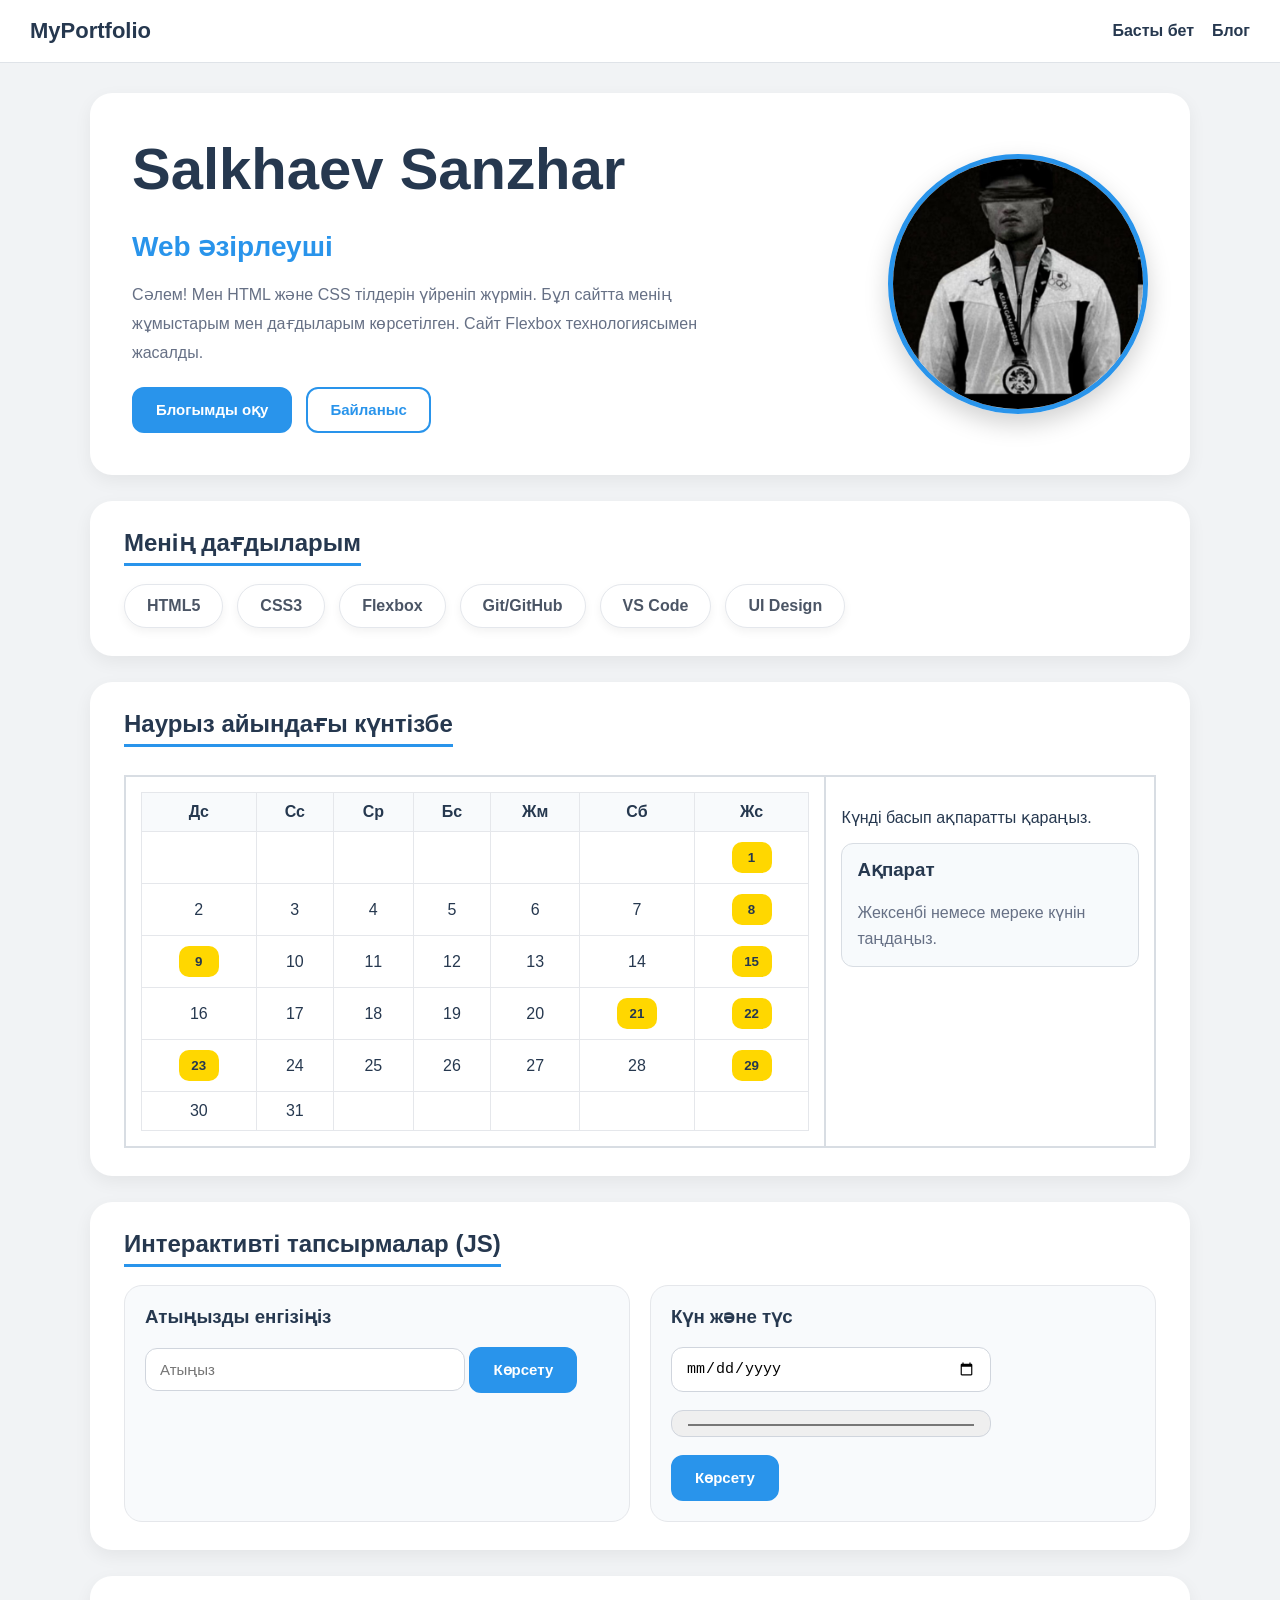
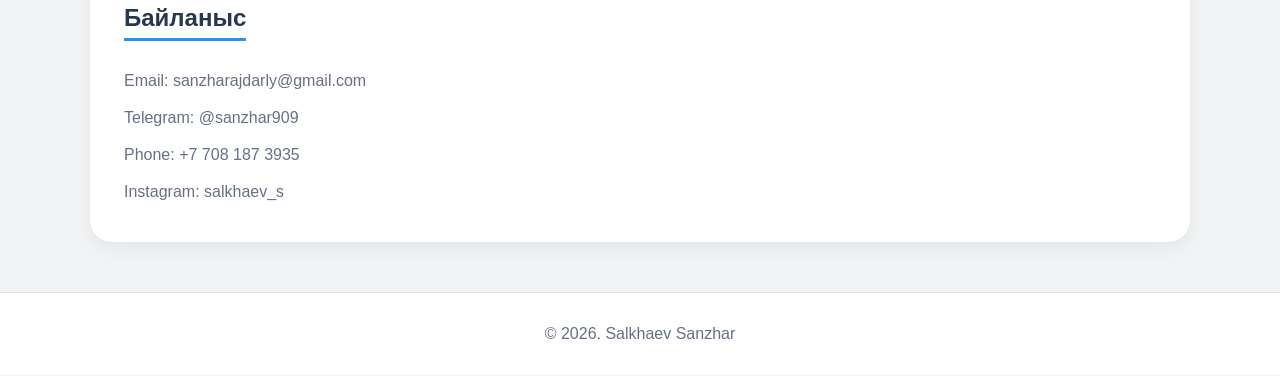
<file: index.html>
<!DOCTYPE html>
<html lang="kk">
<head>
    <meta charset="UTF-8">
    <meta name="viewport" content="width=device-width, initial-scale=1.0">
    <title>MyPortfolio - Salkhaev Sanzhar</title>
    <link rel="stylesheet" href="style.css">
</head>
<body>

<header class="site-header">
    <div class="logo">MyPortfolio</div>
    <nav class="menu">
        <a href="index.html">Басты бет</a>
        <a href="blog.html">Блог</a>
    </nav>
</header>

<main>

    <section class="hero">
        <div class="hero-container">
            <div class="hero-text">
                <h1>Salkhaev Sanzhar</h1>
                <p class="role">Web әзірлеуші</p>

                <p class="desc">
                    Сәлем! Мен HTML және CSS тілдерін үйреніп жүрмін.
                    Бұл сайтта менің жұмыстарым мен дағдыларым көрсетілген.
                    Сайт Flexbox технологиясымен жасалды.
                </p>

                <div class="actions">
                    <a class="btn primary" href="blog.html">Блогымды оқу</a>
                    <a class="btn outline" href="#contacts">Байланыс</a>
                </div>
            </div>

            <div class="hero-img">
                <img src="myphoto.jpeg" alt="avatar">
            </div>
        </div>
    </section>

    <section class="skills">
        <h2>Менің дағдыларым</h2>
        <div class="skill-list">
            <div class="skill">HTML5</div>
            <div class="skill">CSS3</div>
            <div class="skill">Flexbox</div>
            <div class="skill">Git/GitHub</div>
            <div class="skill">VS Code</div>
            <div class="skill">UI Design</div>
        </div>
    </section>

    <section class="march-plan card-style">
        <h2>Наурыз айындағы күнтізбе</h2>
        <table class="layout-table">
            <tr>
                <td class="cell calendar-cell">
                    <table class="calendar">
                        <tr>
                            <th>Дс</th>
                            <th>Сс</th>
                            <th>Ср</th>
                            <th>Бс</th>
                            <th>Жм</th>
                            <th>Сб</th>
                            <th>Жс</th>
                        </tr>

                        <tr>
                            <td></td>
                            <td></td>
                            <td></td>
                            <td></td>
                            <td></td>
                            <td></td>
                            <td><button class="weekend-btn" onclick="showHoliday('1')">1</button></td>
                        </tr>

                        <tr>
                            <td>2</td>
                            <td>3</td>
                            <td>4</td>
                            <td>5</td>
                            <td>6</td>
                            <td>7</td>
                            <td><button class="special-btn" onclick="showHoliday('8')">8</button></td>
                        </tr>

                        <tr>
                            <td><button class="special-btn" onclick="showHoliday('9')">9</button></td>
                            <td>10</td>
                            <td>11</td>
                            <td>12</td>
                            <td>13</td>
                            <td>14</td>
                            <td><button class="weekend-btn" onclick="showHoliday('15')">15</button></td>
                        </tr>

                        <tr>
                            <td>16</td>
                            <td>17</td>
                            <td>18</td>
                            <td>19</td>
                            <td>20</td>
                            <td><button class="special-btn" onclick="showHoliday('21')">21</button></td>
                            <td><button class="special-btn" onclick="showHoliday('22')">22</button></td>
                        </tr>

                        <tr>
                            <td><button class="special-btn" onclick="showHoliday('23')">23</button></td>
                            <td>24</td>
                            <td>25</td>
                            <td>26</td>
                            <td>27</td>
                            <td>28</td>
                            <td><button class="weekend-btn" onclick="showHoliday('29')">29</button></td>
                        </tr>

                        <tr>
                            <td>30</td>
                            <td>31</td>
                            <td></td>
                            <td></td>
                            <td></td>
                            <td></td>
                            <td></td>
                        </tr>
                    </table>
                </td>

                <td class="cell info-cell">
                    <p>Күнді басып ақпаратты қараңыз.</p>
                    <div id="holidayInfo" class="info-box">
                        <h3>Ақпарат</h3>
                        <p>Жексенбі немесе мереке күнін таңдаңыз.</p>
                    </div>
                </td>
            </tr>
        </table>
    </section>

    <section class="js-tasks card-style">
        <h2>Интерактивті тапсырмалар (JS)</h2>

        <div class="js-grid">
            <div class="js-box">
                <h3>Атыңызды енгізіңіз</h3>
                <input type="text" id="nameInput" placeholder="Атыңыз">
                <button onclick="sayHello()">Көрсету</button>
            </div>

            <div class="js-box">
                <h3>Күн және түс</h3>
                <input type="date" id="dateVal"><br><br>
                <input type="color" id="colorVal"><br><br>
                <button onclick="changeColorAndDate()">Көрсету</button>
            </div>
        </div>
    </section>

    <section id="contacts" class="contacts">
        <h2>Байланыс</h2>
        <p>Email: sanzharajdarly@gmail.com</p>
        <p>Telegram: @sanzhar909</p>
        <p>Phone: +7 708 187 3935</p>
        <p>Instagram: salkhaev_s</p>
    </section>

</main>

<footer class="site-footer">
    <p>© 2026. Salkhaev Sanzhar</p>
</footer>

<script>
function sayHello() {
    let name = document.getElementById("nameInput").value.trim();
    if (name === "") {
        alert("Атыңызды енгізіңіз");
        return;
    }
    alert("Сәлем, " + name + "!");
}

function changeColorAndDate() {
    let date = document.getElementById("dateVal").value;
    let color = document.getElementById("colorVal").value;

    if (!date) {
        alert("Алдымен күнді таңдаңыз");
        return;
    }

    alert("Күн: " + date + "\nТүс: " + color);
    document.body.style.backgroundColor = color;
}

function showHoliday(day) {
    const holidayInfo = document.getElementById("holidayInfo");

    const holidays = {
        "1": {
            title: "1-наурыз",
            text: "Жексенбі. Демалыс күні."
        },
        "8": {
            title: "8-наурыз",
            text: "Халықаралық әйелдер күні. Бұл күн жексенбіге түскен."
        },
        "9": {
            title: "9-наурыз",
            text: "8-наурыз жексенбіге түскендіктен бұл күн демалыс болып есептеледі."
        },
        "15": {
            title: "15-наурыз",
            text: "Жексенбі. Демалыс күні."
        },
        "21": {
            title: "21-наурыз",
            text: "Наурыз мейрамы."
        },
        "22": {
            title: "22-наурыз",
            text: "Наурыз мейрамы және жексенбі."
        },
        "23": {
            title: "23-наурыз",
            text: "Наурыз мейрамына байланысты қосымша демалыс күні."
        },
        "29": {
            title: "29-наурыз",
            text: "Жексенбі. Демалыс күні."
        }
    };

    holidayInfo.innerHTML = `
        <h3>${holidays[day].title}</h3>
        <p>${holidays[day].text}</p>
    `;
}
</script>

</body>
</html>
</file>
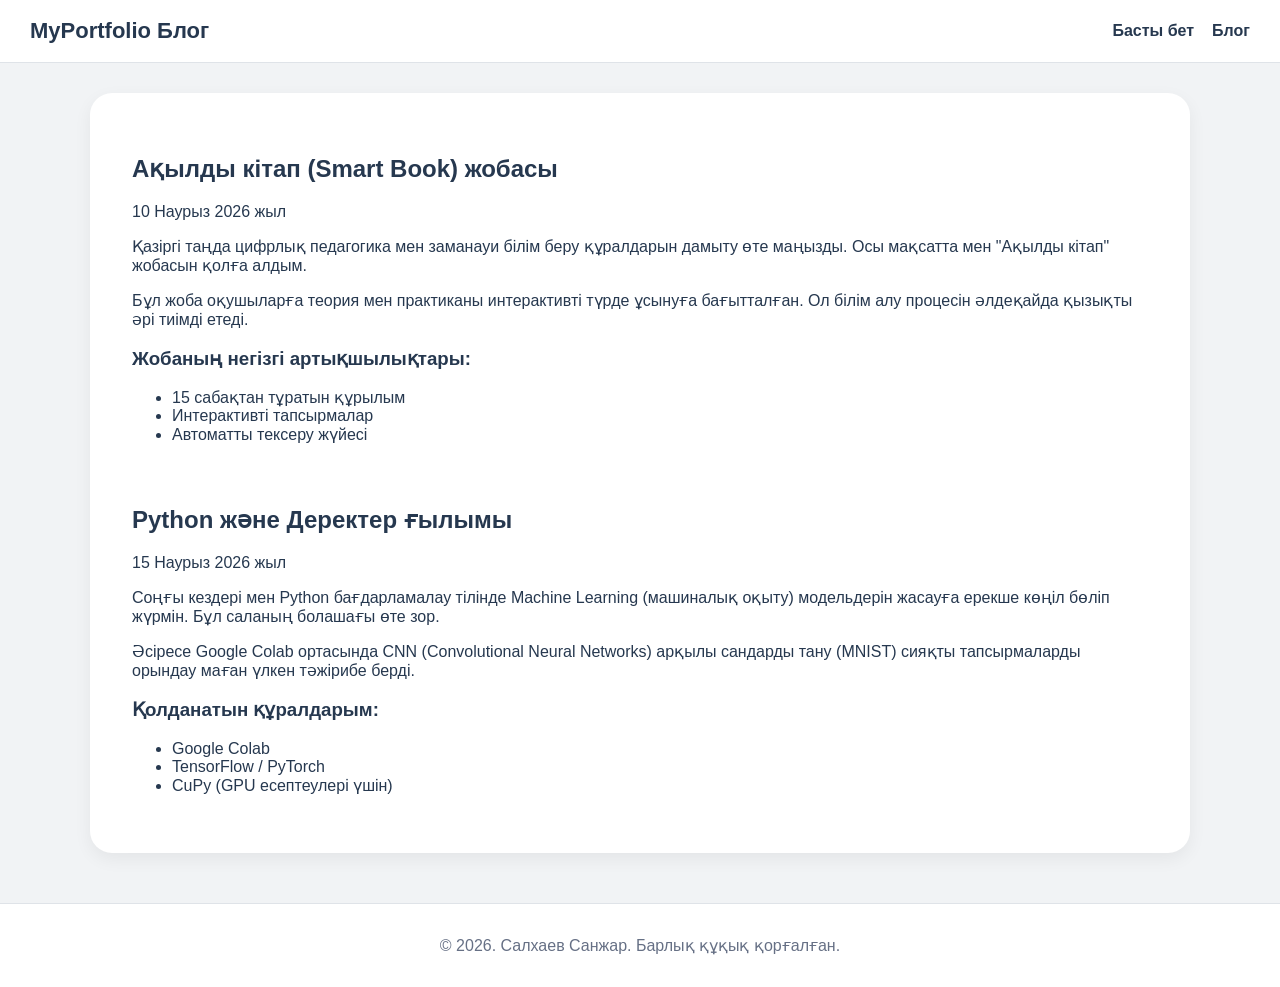
<file: blog.html>
<!DOCTYPE html>
<html lang="kk">
<head>
    <meta charset="UTF-8">
    <meta name="viewport" content="width=device-width, initial-scale=1.0">
    <title>Блог - Салхаев Санжар</title>
   <link rel="stylesheet" href="style.css">
</head>
<body>
    <header class="site-header">
        <div class="logo">MyPortfolio Блог</div>
        <nav class="menu">
            <a href="index.html">Басты бет</a>
            <a href="blog.html">Блог</a>
        </nav>
    </header>

    <main class="hero">
        <article class="blog-post">
            <h2>Ақылды кітап (Smart Book) жобасы</h2>
            <time datetime="2026-03-10">10 Наурыз 2026 жыл</time>
            <p>Қазіргі таңда цифрлық педагогика мен заманауи білім беру құралдарын дамыту өте маңызды. Осы мақсатта мен "Ақылды кітап" жобасын қолға алдым.</p>
            <p>Бұл жоба оқушыларға теория мен практиканы интерактивті түрде ұсынуға бағытталған. Ол білім алу процесін әлдеқайда қызықты әрі тиімді етеді.</p>
            <section>
                <h3>Жобаның негізгі артықшылықтары:</h3>
                <ul>
                    <li>15 сабақтан тұратын құрылым</li>
                    <li>Интерактивті тапсырмалар</li>
                    <li>Автоматты тексеру жүйесі</li>
                </ul>
            </section>
        </article>

        <article class="blog-post">
            <h2>Python және Деректер ғылымы</h2>
            <time datetime="2026-03-15">15 Наурыз 2026 жыл</time>
            <p>Соңғы кездері мен Python бағдарламалау тілінде Machine Learning (машиналық оқыту) модельдерін жасауға ерекше көңіл бөліп жүрмін. Бұл саланың болашағы өте зор.</p>
            <p>Әсіресе Google Colab ортасында CNN (Convolutional Neural Networks) арқылы сандарды тану (MNIST) сияқты тапсырмаларды орындау маған үлкен тәжірибе берді.</p>
            <section>
                <h3>Қолданатын құралдарым:</h3>
                <ul>
                    <li>Google Colab</li>
                    <li>TensorFlow / PyTorch</li>
                    <li>CuPy (GPU есептеулері үшін)</li>
                </ul>
            </section>
        </article>
    </main>

    <footer class="site-footer">
        <p>© 2026. Салхаев Санжар. Барлық құқық қорғалған.</p>
    </footer>
</body>
</html>
</file>
<file: style.css>
* {
  box-sizing: border-box;
}

html {
  scroll-behavior: smooth;
}

body {
  margin: 0;
  font-family: Arial, sans-serif;
  min-height: 100vh;
  display: flex;
  flex-direction: column;
  background: #f1f3f5;
  color: #26384f;
}

/* HEADER */
.site-header {
  padding: 18px 30px;
  display: flex;
  justify-content: space-between;
  align-items: center;
  border-bottom: 1px solid #dfe3e8;
  background: #ffffff;
  position: sticky;
  top: 0;
  z-index: 100;
}

.logo {
  font-size: 22px;
  font-weight: 700;
  color: #26384f;
}

.menu {
  display: flex;
  gap: 18px;
}

.menu a {
  text-decoration: none;
  color: #26384f;
  font-weight: 600;
  transition: 0.3s;
}

.menu a:hover {
  color: #2994eb;
}

/* MAIN */
main {
  width: min(1100px, 92%);
  margin: 30px auto;
  flex: 1;
  display: flex;
  flex-direction: column;
  gap: 26px;
}

/* HERO */
.hero {
  background: #ffffff;
  border-radius: 22px;
  box-shadow: 0 6px 18px rgba(0, 0, 0, 0.06);
  padding: 42px;
}

.hero-container {
  display: flex;
  justify-content: space-between;
  align-items: center;
  gap: 40px;
}

.hero-text {
  flex: 1;
}

.hero-text h1 {
  font-size: 58px;
  margin: 0 0 12px;
  color: #26384f;
}

.role {
  color: #2994eb;
  font-size: 28px;
  font-weight: 700;
  margin-bottom: 18px;
}

.desc {
  color: #667085;
  font-size: 16px;
  line-height: 1.8;
  max-width: 600px;
}

.hero-img {
  flex: 0 0 auto;
  display: flex;
  justify-content: center;
  align-items: center;
}

.hero-img img {
  width: 260px;
  height: 260px;
  object-fit: cover;
  border-radius: 50%;
  border: 5px solid #2994eb;
  box-shadow: 0 10px 24px rgba(0, 0, 0, 0.18);
}

/* BUTTONS */
.actions {
  display: flex;
  gap: 14px;
  margin-top: 20px;
  flex-wrap: wrap;
}

.btn,
.js-box button {
  display: inline-block;
  padding: 12px 22px;
  border-radius: 12px;
  border: 2px solid #2994eb;
  text-decoration: none;
  color: #ffffff;
  background: #2994eb;
  transition: 0.3s;
  cursor: pointer;
  font-size: 15px;
  font-weight: 600;
}

.btn:hover,
.js-box button:hover {
  background: #1f7cc8;
  border-color: #1f7cc8;
}

.btn.outline {
  background: transparent;
  color: #2994eb;
}

.btn.outline:hover {
  background: #2994eb;
  color: #ffffff;
}

/* SECTIONS */
.skills,
.card-style,
.contacts {
  background: #ffffff;
  border-radius: 22px;
  box-shadow: 0 6px 18px rgba(0, 0, 0, 0.06);
  padding: 28px 34px;
}

.skills h2,
.card-style h2,
.contacts h2 {
  margin-top: 0;
  margin-bottom: 18px;
  font-size: 24px;
  color: #26384f;
  border-bottom: 3px solid #2994eb;
  display: inline-block;
  padding-bottom: 6px;
}

/* SKILLS */
.skill-list {
  display: flex;
  gap: 14px;
  flex-wrap: wrap;
}

.skill {
  background: #ffffff;
  border: 1px solid #e4e7ec;
  padding: 12px 22px;
  border-radius: 999px;
  color: #4b5565;
  box-shadow: 0 4px 10px rgba(0, 0, 0, 0.05);
  font-weight: 600;
}

/* TABLE / CALENDAR */
.layout-table {
  width: 100%;
  border-collapse: collapse;
  margin-top: 10px;
}

.cell {
  border: 2px solid #d8dde3;
  padding: 15px;
  vertical-align: top;
}

.info-cell {
  width: 32%;
}

.calendar-cell {
  width: 68%;
}

.calendar {
  width: 100%;
  border-collapse: collapse;
  text-align: center;
}

.calendar th,
.calendar td {
  border: 1px solid #e5e7eb;
  padding: 10px;
}

.calendar th {
  background: #f8fafc;
  color: #26384f;
}

.calendar td {
  background: #ffffff;
}

/* Мереке күндері */
.special-btn {
  background: gold;
  border: none;
  padding: 8px 10px;
  border-radius: 10px;
  cursor: pointer;
  font-weight: bold;
  color: #26384f;
  min-width: 40px;
  transition: 0.3s;
}

.special-btn:hover {
  background: orange;
  transform: translateY(-2px);
}

/* Жексенбі күндері */
.weekend-btn {
 background: gold;
  border: none;
  padding: 8px 10px;
  border-radius: 10px;
  cursor: pointer;
  font-weight: bold;
  color: #26384f;
  min-width: 40px;
  transition: 0.3s;
}

.weekend-btn:hover {
  background: #cfe8fb;
  transform: translateY(-2px);
}

/* Ақпарат шығатын блок */
.info-box {
  border: 1px solid #d8dde3;
  padding: 15px;
  border-radius: 12px;
  background: #f7fafc;
  min-height: 120px;
  transition: 0.3s;
}

.info-box h3 {
  margin-top: 0;
  color: #26384f;
}

.info-box p {
  margin-bottom: 0;
  color: #667085;
  line-height: 1.6;
}

/* JS TASKS */
.js-grid {
  display: grid;
  grid-template-columns: repeat(2, 1fr);
  gap: 20px;
}

.js-box {
  background: #f8fafc;
  border: 1px solid #e5e7eb;
  border-radius: 18px;
  padding: 20px;
}

.js-box h3 {
  margin-top: 0;
  color: #26384f;
}

.js-box input {
  width: 100%;
  max-width: 320px;
  padding: 12px 14px;
  border: 1px solid #d0d5dd;
  border-radius: 12px;
  outline: none;
  font-size: 15px;
}

.js-box input:focus {
  border-color: #2994eb;
}

/* CONTACT */
.contacts p {
  color: #667085;
  line-height: 1.8;
  margin: 8px 0;
}

/* FOOTER */
.site-footer {
  padding: 16px 20px;
  border-top: 1px solid #dfe3e8;
  text-align: center;
  background: #ffffff;
  color: #667085;
  margin-top: 20px;
}

/* TABLET */
@media (max-width: 900px) {
  .hero-container {
    flex-direction: column;
    text-align: center;
  }

  .hero-text h1 {
    font-size: 42px;
  }

  .role {
    font-size: 22px;
  }

  .actions {
    justify-content: center;
  }

  .js-grid {
    grid-template-columns: 1fr;
  }

  .layout-table,
  .layout-table tr,
  .layout-table td {
    display: block;
    width: 100%;
  }

  .hero-img img {
    width: 220px;
    height: 220px;
  }

  .info-cell,
  .calendar-cell {
    width: 100%;
  }
}

/* MOBILE */
@media (max-width: 650px) {
  .site-header {
    flex-direction: column;
    gap: 12px;
  }

  .menu {
    flex-wrap: wrap;
    justify-content: center;
  }

  .hero,
  .skills,
  .card-style,
  .contacts {
    padding: 22px;
  }

  .hero-text h1 {
    font-size: 34px;
  }

  .role {
    font-size: 20px;
  }

  .hero-img img {
    width: 180px;
    height: 180px;
  }

  .actions {
    flex-direction: column;
  }

  .btn,
  .js-box button {
    width: 100%;
    text-align: center;
  }

  .calendar th,
  .calendar td {
    padding: 8px;
    font-size: 14px;
  }

  .special-btn,
  .weekend-btn {
    width: 100%;
    min-width: auto;
    padding: 8px 0;
  }
}
</file>
